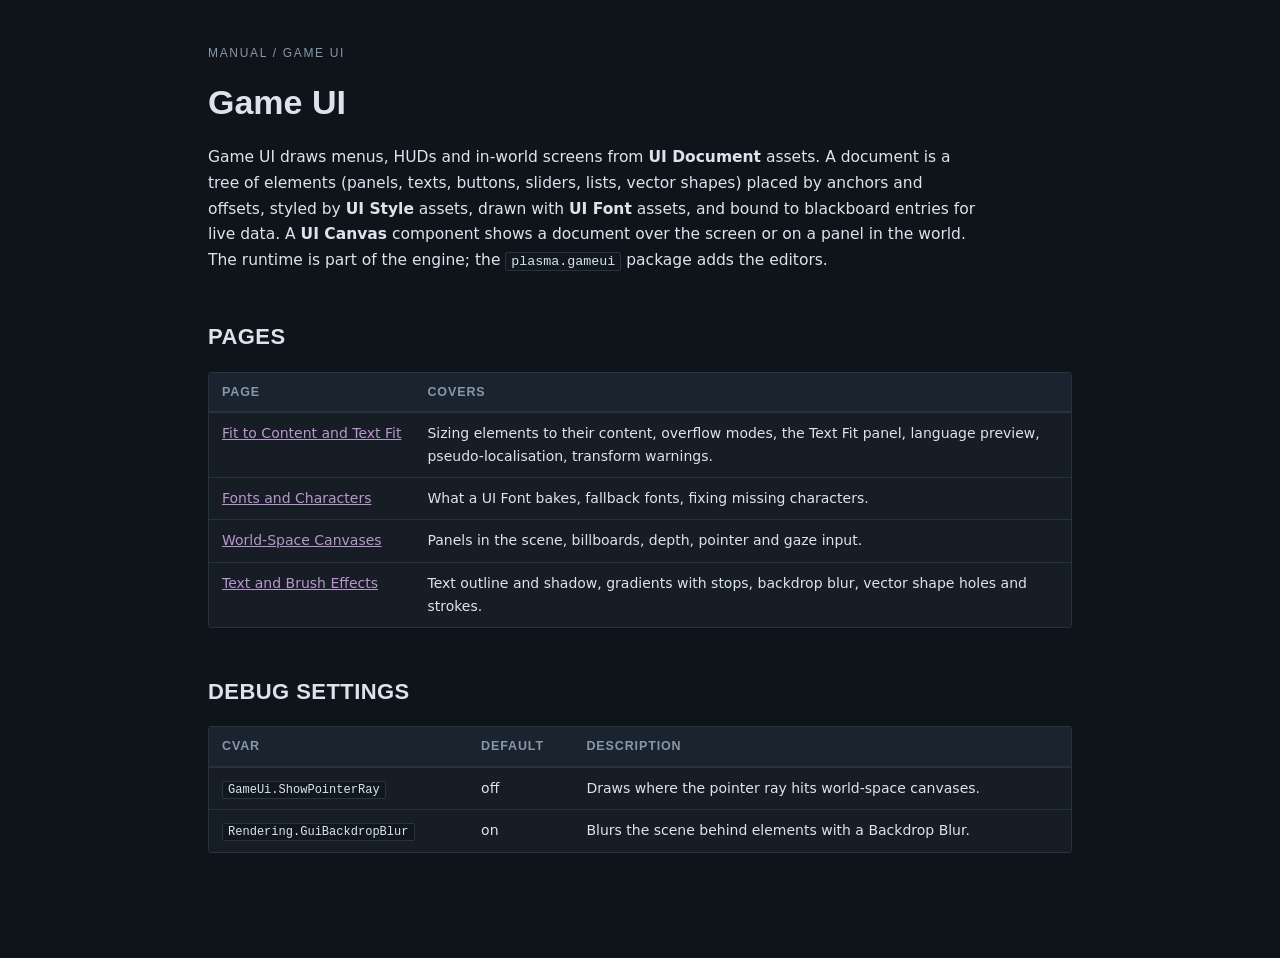
<file: Docs/index.html>
<!DOCTYPE html>
<html lang="en">
<head>
<meta charset="utf-8" />
<meta name="viewport" content="width=device-width, initial-scale=1" />
<title>Game UI — PlasmaEngine2 Manual</title>
<link rel="stylesheet" href="manual.css" />
</head>
<body>
<div class="wrap">
  <p class="crumbs">Manual / Game UI</p>
  <h1>Game UI</h1>

  <p>
    Game UI draws menus, HUDs and in-world screens from <b>UI Document</b> assets. A document is a tree of
    elements (panels, texts, buttons, sliders, lists, vector shapes) placed by anchors and offsets, styled by
    <b>UI Style</b> assets, drawn with <b>UI Font</b> assets, and bound to blackboard entries for live data. A
    <b>UI Canvas</b> component shows a document over the screen or on a panel in the world. The runtime is part of
    the engine; the <code>plasma.gameui</code> package adds the editors.
  </p>

  <h2>Pages</h2>
  <div class="tblwrap"><table>
    <tr><th>Page</th><th>Covers</th></tr>
    <tr><td><a href="FitAndTextFit.html">Fit to Content and Text Fit</a></td><td>Sizing elements to their content,
      overflow modes, the Text Fit panel, language preview, pseudo-localisation, transform warnings.</td></tr>
    <tr><td><a href="FontsAndCharacters.html">Fonts and Characters</a></td><td>What a UI Font bakes, fallback fonts,
      fixing missing characters.</td></tr>
    <tr><td><a href="WorldSpaceCanvas.html">World-Space Canvases</a></td><td>Panels in the scene, billboards,
      depth, pointer and gaze input.</td></tr>
    <tr><td><a href="TextAndBrushEffects.html">Text and Brush Effects</a></td><td>Text outline and shadow,
      gradients with stops, backdrop blur, vector shape holes and strokes.</td></tr>
  </table></div>

  <h2>Debug settings</h2>
  <div class="tblwrap"><table>
    <tr><th>CVar</th><th>Default</th><th>Description</th></tr>
    <tr><td><code>GameUi.ShowPointerRay</code></td><td>off</td><td>Draws where the pointer ray hits world-space
      canvases.</td></tr>
    <tr><td><code>Rendering.GuiBackdropBlur</code></td><td>on</td><td>Blurs the scene behind elements with a
      Backdrop Blur.</td></tr>
  </table></div>
</div>
</body>
</html>
</file>
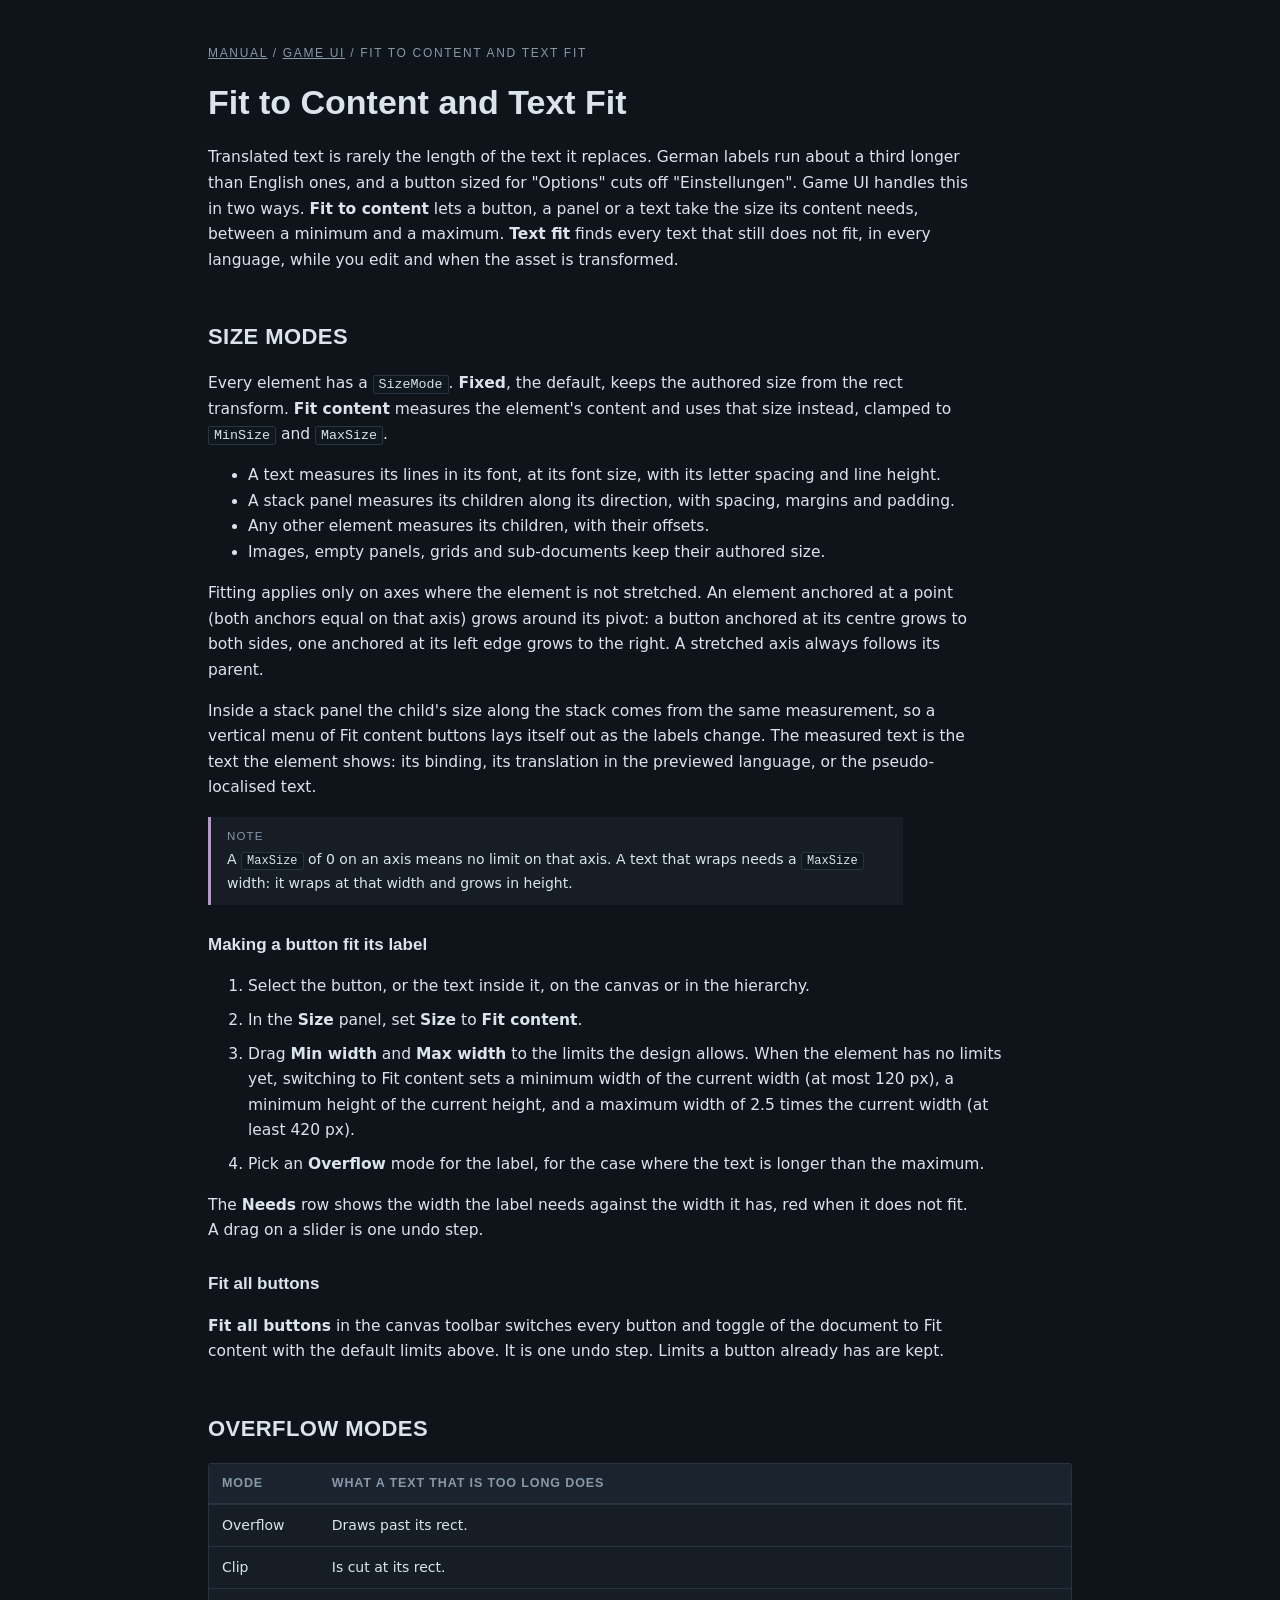
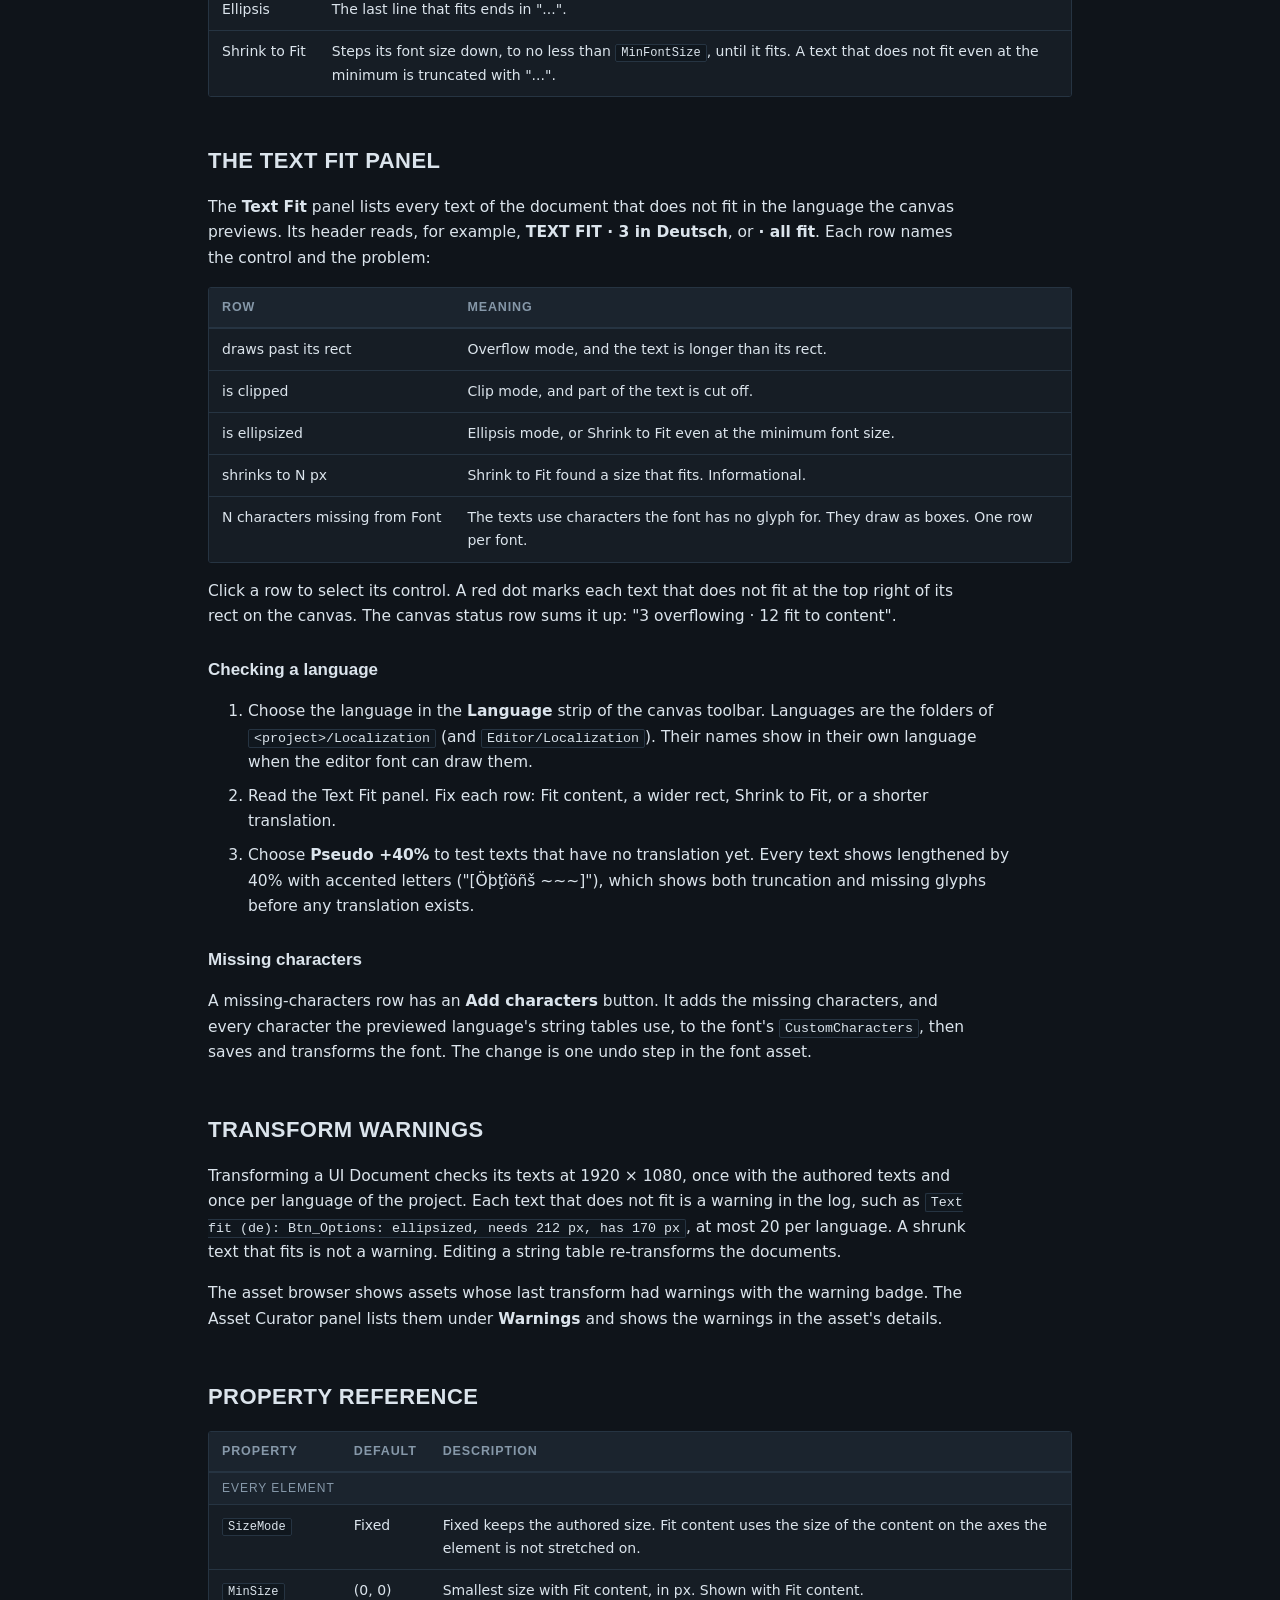
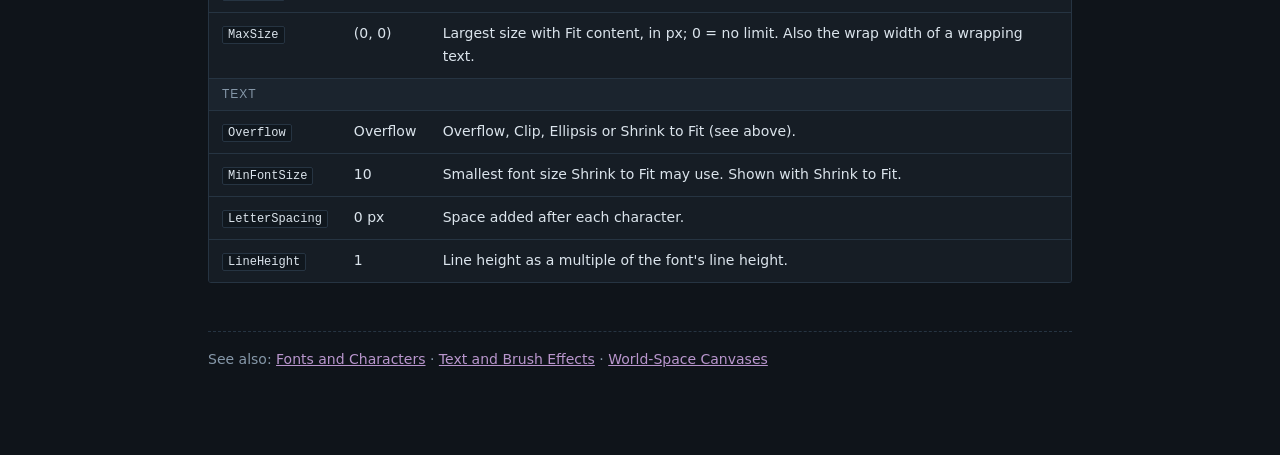
<file: Docs/FitAndTextFit.html>
<!DOCTYPE html>
<html lang="en">
<head>
<meta charset="utf-8" />
<meta name="viewport" content="width=device-width, initial-scale=1" />
<title>Fit to Content and Text Fit — PlasmaEngine2 Manual</title>
<link rel="stylesheet" href="manual.css" />
</head>
<body>
<div class="wrap">
  <p class="crumbs"><a href="index.html">Manual</a> / <a href="index.html">Game UI</a> / Fit to Content and Text Fit</p>
  <h1>Fit to Content and Text Fit</h1>

  <p>
    Translated text is rarely the length of the text it replaces. German labels run about a third longer than
    English ones, and a button sized for "Options" cuts off "Einstellungen". Game UI handles this in two ways.
    <b>Fit to content</b> lets a button, a panel or a text take the size its content needs, between a minimum and
    a maximum. <b>Text fit</b> finds every text that still does not fit, in every language, while you edit and
    when the asset is transformed.
  </p>

  <h2>Size modes</h2>
  <p>
    Every element has a <code>SizeMode</code>. <b>Fixed</b>, the default, keeps the authored size from the rect
    transform. <b>Fit content</b> measures the element's content and uses that size instead, clamped to
    <code>MinSize</code> and <code>MaxSize</code>.
  </p>
  <ul>
    <li>A text measures its lines in its font, at its font size, with its letter spacing and line height.</li>
    <li>A stack panel measures its children along its direction, with spacing, margins and padding.</li>
    <li>Any other element measures its children, with their offsets.</li>
    <li>Images, empty panels, grids and sub-documents keep their authored size.</li>
  </ul>
  <p>
    Fitting applies only on axes where the element is not stretched. An element anchored at a point (both anchors
    equal on that axis) grows around its pivot: a button anchored at its centre grows to both sides, one anchored
    at its left edge grows to the right. A stretched axis always follows its parent.
  </p>
  <p>
    Inside a stack panel the child's size along the stack comes from the same measurement, so a vertical menu of
    Fit content buttons lays itself out as the labels change. The measured text is the text the element shows:
    its binding, its translation in the previewed language, or the pseudo-localised text.
  </p>
  <div class="note"><div class="nh">Note</div>
    A <code>MaxSize</code> of 0 on an axis means no limit on that axis. A text that wraps needs a
    <code>MaxSize</code> width: it wraps at that width and grows in height.
  </div>

  <h3>Making a button fit its label</h3>
  <ol class="steps">
    <li>Select the button, or the text inside it, on the canvas or in the hierarchy.</li>
    <li>In the <b>Size</b> panel, set <b>Size</b> to <b>Fit content</b>.</li>
    <li>Drag <b>Min width</b> and <b>Max width</b> to the limits the design allows. When the element has no limits
      yet, switching to Fit content sets a minimum width of the current width (at most 120 px), a minimum height
      of the current height, and a maximum width of 2.5 times the current width (at least 420 px).</li>
    <li>Pick an <b>Overflow</b> mode for the label, for the case where the text is longer than the maximum.</li>
  </ol>
  <p>
    The <b>Needs</b> row shows the width the label needs against the width it has, red when it does not fit. A drag
    on a slider is one undo step.
  </p>

  <h3>Fit all buttons</h3>
  <p>
    <b>Fit all buttons</b> in the canvas toolbar switches every button and toggle of the document to Fit content
    with the default limits above. It is one undo step. Limits a button already has are kept.
  </p>

  <h2>Overflow modes</h2>
  <div class="tblwrap"><table>
    <tr><th>Mode</th><th>What a text that is too long does</th></tr>
    <tr><td>Overflow</td><td>Draws past its rect.</td></tr>
    <tr><td>Clip</td><td>Is cut at its rect.</td></tr>
    <tr><td>Ellipsis</td><td>The last line that fits ends in "...".</td></tr>
    <tr><td>Shrink to Fit</td><td>Steps its font size down, to no less than <code>MinFontSize</code>, until it
      fits. A text that does not fit even at the minimum is truncated with "...".</td></tr>
  </table></div>

  <h2>The Text Fit panel</h2>
  <p>
    The <b>Text Fit</b> panel lists every text of the document that does not fit in the language the canvas
    previews. Its header reads, for example, <b>TEXT FIT &middot; 3 in Deutsch</b>, or <b>&middot; all fit</b>.
    Each row names the control and the problem:
  </p>
  <div class="tblwrap"><table>
    <tr><th>Row</th><th>Meaning</th></tr>
    <tr><td>draws past its rect</td><td>Overflow mode, and the text is longer than its rect.</td></tr>
    <tr><td>is clipped</td><td>Clip mode, and part of the text is cut off.</td></tr>
    <tr><td>is ellipsized</td><td>Ellipsis mode, or Shrink to Fit even at the minimum font size.</td></tr>
    <tr><td>shrinks to N px</td><td>Shrink to Fit found a size that fits. Informational.</td></tr>
    <tr><td>N characters missing from Font</td><td>The texts use characters the font has no glyph for. They draw
      as boxes. One row per font.</td></tr>
  </table></div>
  <p>
    Click a row to select its control. A red dot marks each text that does not fit at the top right of its rect on
    the canvas. The canvas status row sums it up: "3 overflowing &middot; 12 fit to content".
  </p>

  <h3>Checking a language</h3>
  <ol class="steps">
    <li>Choose the language in the <b>Language</b> strip of the canvas toolbar. Languages are the folders of
      <code>&lt;project&gt;/Localization</code> (and <code>Editor/Localization</code>). Their names show in their
      own language when the editor font can draw them.</li>
    <li>Read the Text Fit panel. Fix each row: Fit content, a wider rect, Shrink to Fit, or a shorter
      translation.</li>
    <li>Choose <b>Pseudo +40%</b> to test texts that have no translation yet. Every text shows lengthened by 40%
      with accented letters ("[&Ouml;&thorn;&#355;&icirc;&ouml;&ntilde;&scaron; ~~~]"), which shows both
      truncation and missing glyphs before any translation exists.</li>
  </ol>

  <h3>Missing characters</h3>
  <p>
    A missing-characters row has an <b>Add characters</b> button. It adds the missing characters, and every
    character the previewed language's string tables use, to the font's <code>CustomCharacters</code>, then saves
    and transforms the font. The change is one undo step in the font asset.
  </p>

  <h2>Transform warnings</h2>
  <p>
    Transforming a UI Document checks its texts at 1920 &times; 1080, once with the authored texts and once per
    language of the project. Each text that does not fit is a warning in the log, such as
    <code>Text fit (de): Btn_Options: ellipsized, needs 212 px, has 170 px</code>, at most 20 per language. A
    shrunk text that fits is not a warning. Editing a string table re-transforms the documents.
  </p>
  <p>
    The asset browser shows assets whose last transform had warnings with the warning badge. The Asset Curator
    panel lists them under <b>Warnings</b> and shows the warnings in the asset's details.
  </p>

  <h2>Property reference</h2>
  <div class="tblwrap"><table>
    <tr><th>Property</th><th>Default</th><th>Description</th></tr>
    <tr class="grp"><td colspan="3">Every element</td></tr>
    <tr><td><code>SizeMode</code></td><td>Fixed</td><td>Fixed keeps the authored size. Fit content uses the size of
      the content on the axes the element is not stretched on.</td></tr>
    <tr><td><code>MinSize</code></td><td>(0, 0)</td><td>Smallest size with Fit content, in px. Shown with Fit
      content.</td></tr>
    <tr><td><code>MaxSize</code></td><td>(0, 0)</td><td>Largest size with Fit content, in px; 0 = no limit. Also the
      wrap width of a wrapping text.</td></tr>
    <tr class="grp"><td colspan="3">Text</td></tr>
    <tr><td><code>Overflow</code></td><td>Overflow</td><td>Overflow, Clip, Ellipsis or Shrink to Fit (see above).</td></tr>
    <tr><td><code>MinFontSize</code></td><td>10</td><td>Smallest font size Shrink to Fit may use. Shown with Shrink
      to Fit.</td></tr>
    <tr><td><code>LetterSpacing</code></td><td>0 px</td><td>Space added after each character.</td></tr>
    <tr><td><code>LineHeight</code></td><td>1</td><td>Line height as a multiple of the font's line height.</td></tr>
  </table></div>

  <div class="seealso">
    See also: <a href="FontsAndCharacters.html">Fonts and Characters</a> &middot;
    <a href="TextAndBrushEffects.html">Text and Brush Effects</a> &middot;
    <a href="WorldSpaceCanvas.html">World-Space Canvases</a>
  </div>
</div>
</body>
</html>
</file>
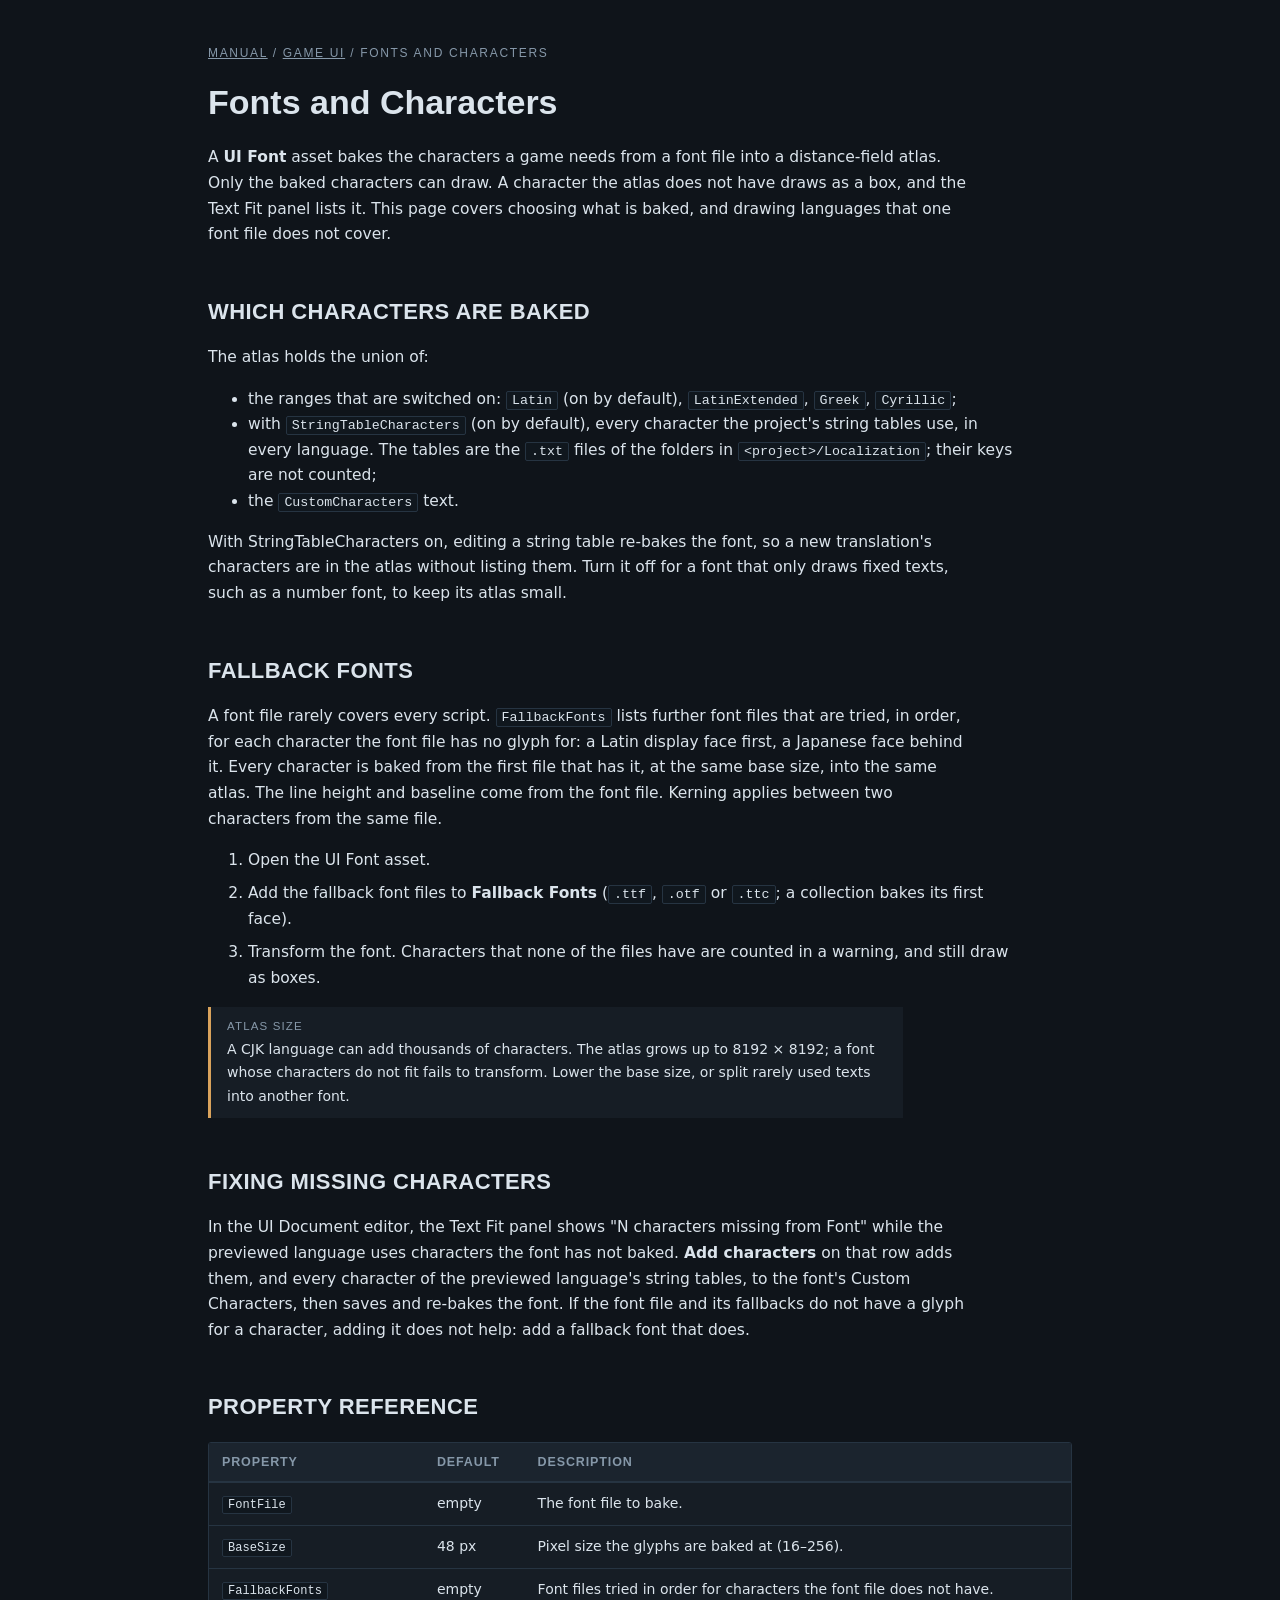
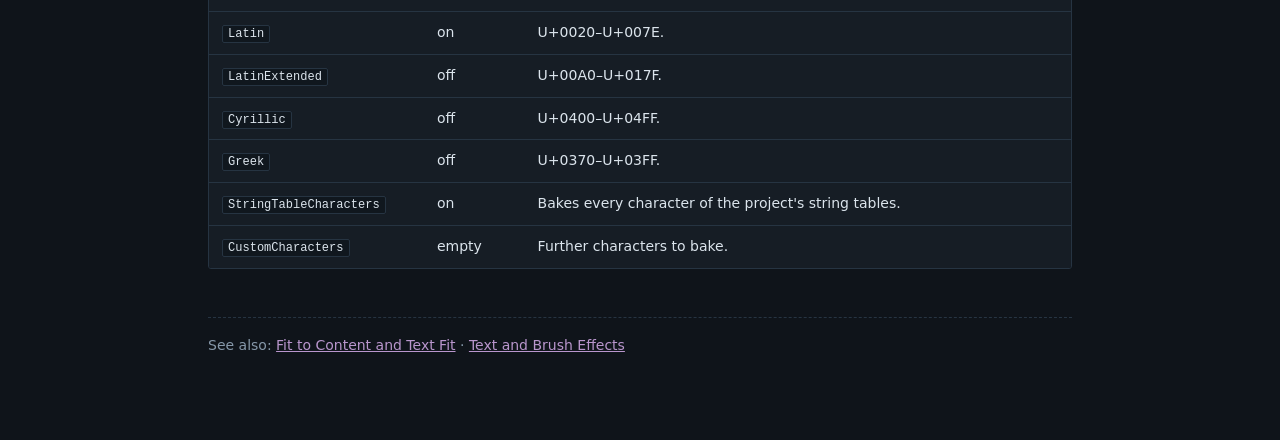
<file: Docs/FontsAndCharacters.html>
<!DOCTYPE html>
<html lang="en">
<head>
<meta charset="utf-8" />
<meta name="viewport" content="width=device-width, initial-scale=1" />
<title>Fonts and Characters — PlasmaEngine2 Manual</title>
<link rel="stylesheet" href="manual.css" />
</head>
<body>
<div class="wrap">
  <p class="crumbs"><a href="index.html">Manual</a> / <a href="index.html">Game UI</a> / Fonts and Characters</p>
  <h1>Fonts and Characters</h1>

  <p>
    A <b>UI Font</b> asset bakes the characters a game needs from a font file into a distance-field atlas. Only the
    baked characters can draw. A character the atlas does not have draws as a box, and the Text Fit panel lists it.
    This page covers choosing what is baked, and drawing languages that one font file does not cover.
  </p>

  <h2>Which characters are baked</h2>
  <p>The atlas holds the union of:</p>
  <ul>
    <li>the ranges that are switched on: <code>Latin</code> (on by default), <code>LatinExtended</code>,
      <code>Greek</code>, <code>Cyrillic</code>;</li>
    <li>with <code>StringTableCharacters</code> (on by default), every character the project's string tables use,
      in every language. The tables are the <code>.txt</code> files of the folders in
      <code>&lt;project&gt;/Localization</code>; their keys are not counted;</li>
    <li>the <code>CustomCharacters</code> text.</li>
  </ul>
  <p>
    With StringTableCharacters on, editing a string table re-bakes the font, so a new translation's characters are
    in the atlas without listing them. Turn it off for a font that only draws fixed texts, such as a number font,
    to keep its atlas small.
  </p>

  <h2>Fallback fonts</h2>
  <p>
    A font file rarely covers every script. <code>FallbackFonts</code> lists further font files that are tried, in
    order, for each character the font file has no glyph for: a Latin display face first, a Japanese face behind
    it. Every character is baked from the first file that has it, at the same base size, into the same atlas. The
    line height and baseline come from the font file. Kerning applies between two characters from the same file.
  </p>
  <ol class="steps">
    <li>Open the UI Font asset.</li>
    <li>Add the fallback font files to <b>Fallback Fonts</b> (<code>.ttf</code>, <code>.otf</code> or
      <code>.ttc</code>; a collection bakes its first face).</li>
    <li>Transform the font. Characters that none of the files have are counted in a warning, and still draw as
      boxes.</li>
  </ol>
  <div class="note warn"><div class="nh">Atlas size</div>
    A CJK language can add thousands of characters. The atlas grows up to 8192 &times; 8192; a font whose
    characters do not fit fails to transform. Lower the base size, or split rarely used texts into another font.
  </div>

  <h2>Fixing missing characters</h2>
  <p>
    In the UI Document editor, the Text Fit panel shows "N characters missing from Font" while the previewed
    language uses characters the font has not baked. <b>Add characters</b> on that row adds them, and every
    character of the previewed language's string tables, to the font's Custom Characters, then saves and
    re-bakes the font. If the font file and its fallbacks do not have a glyph for a character, adding it does not
    help: add a fallback font that does.
  </p>

  <h2>Property reference</h2>
  <div class="tblwrap"><table>
    <tr><th>Property</th><th>Default</th><th>Description</th></tr>
    <tr><td><code>FontFile</code></td><td>empty</td><td>The font file to bake.</td></tr>
    <tr><td><code>BaseSize</code></td><td>48 px</td><td>Pixel size the glyphs are baked at (16&ndash;256).</td></tr>
    <tr><td><code>FallbackFonts</code></td><td>empty</td><td>Font files tried in order for characters the font file
      does not have.</td></tr>
    <tr><td><code>Latin</code></td><td>on</td><td>U+0020&ndash;U+007E.</td></tr>
    <tr><td><code>LatinExtended</code></td><td>off</td><td>U+00A0&ndash;U+017F.</td></tr>
    <tr><td><code>Cyrillic</code></td><td>off</td><td>U+0400&ndash;U+04FF.</td></tr>
    <tr><td><code>Greek</code></td><td>off</td><td>U+0370&ndash;U+03FF.</td></tr>
    <tr><td><code>StringTableCharacters</code></td><td>on</td><td>Bakes every character of the project's string
      tables.</td></tr>
    <tr><td><code>CustomCharacters</code></td><td>empty</td><td>Further characters to bake.</td></tr>
  </table></div>

  <div class="seealso">
    See also: <a href="FitAndTextFit.html">Fit to Content and Text Fit</a> &middot;
    <a href="TextAndBrushEffects.html">Text and Brush Effects</a>
  </div>
</div>
</body>
</html>
</file>
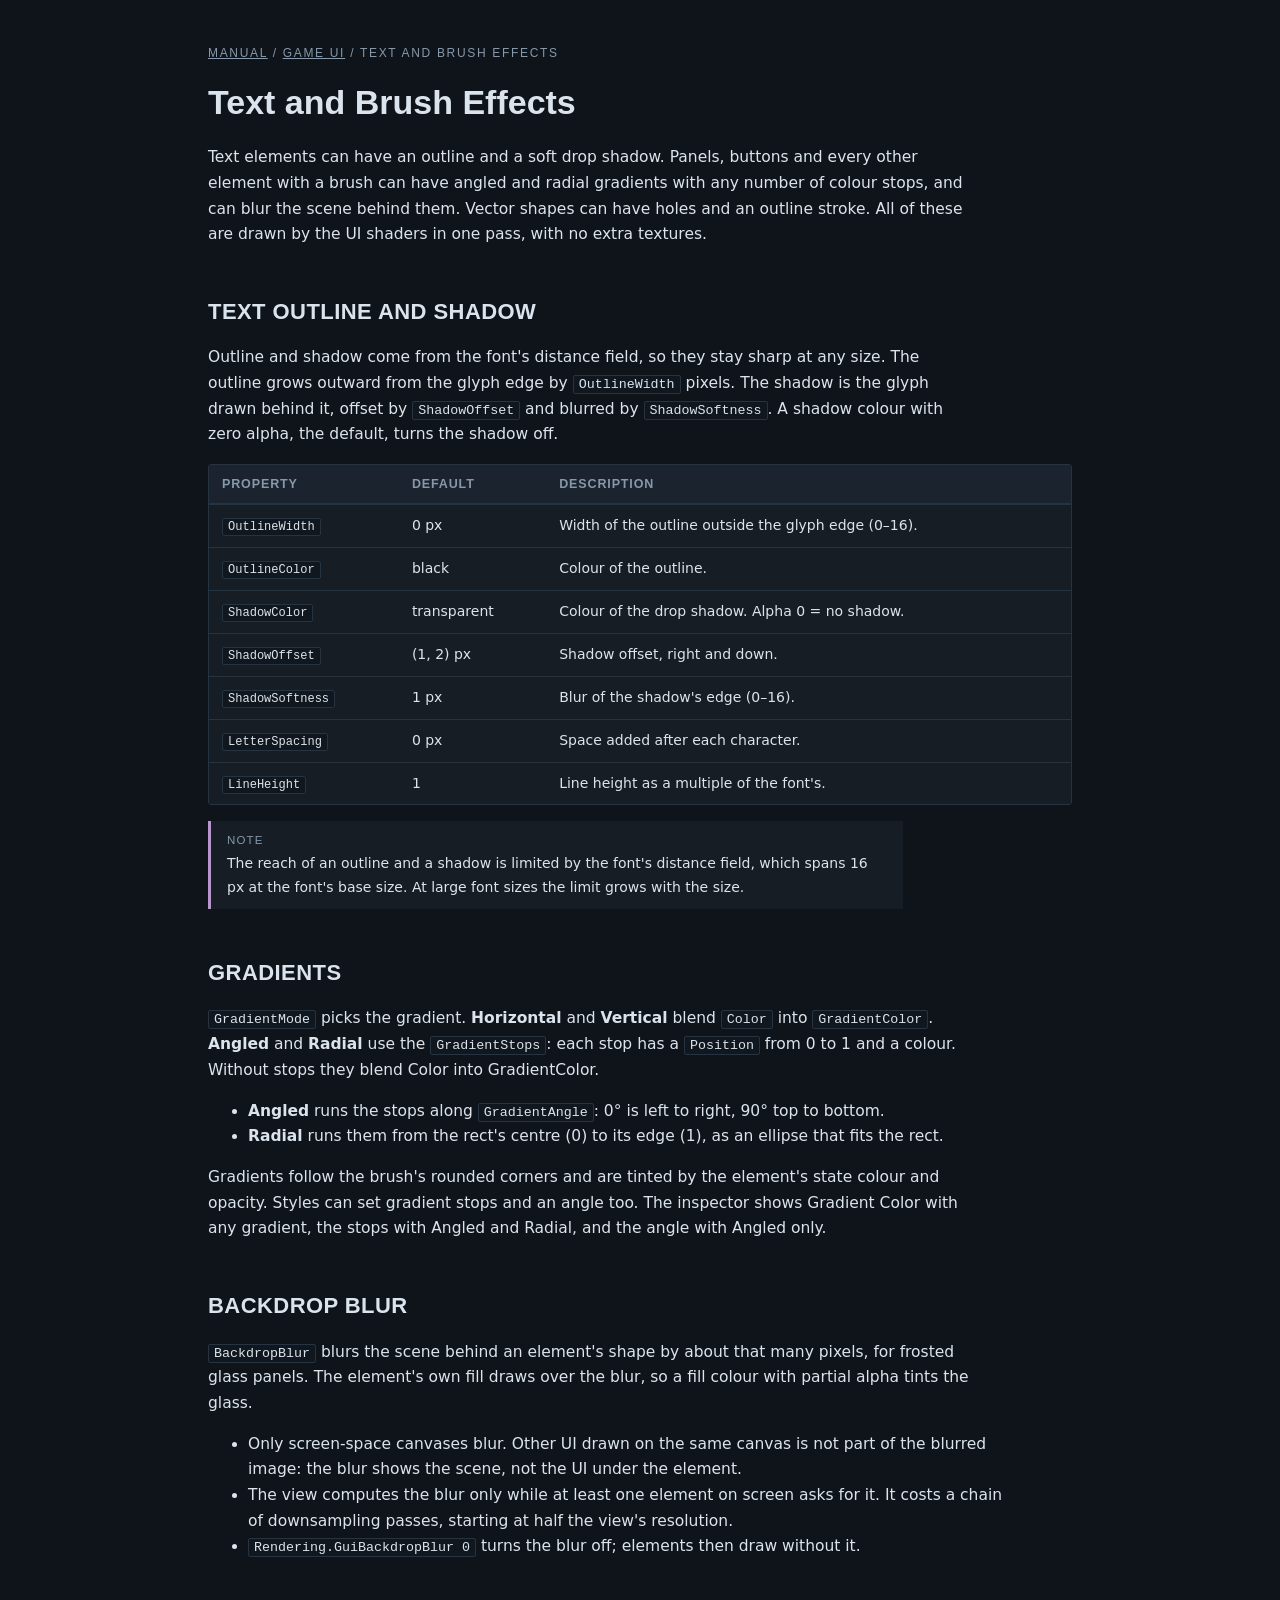
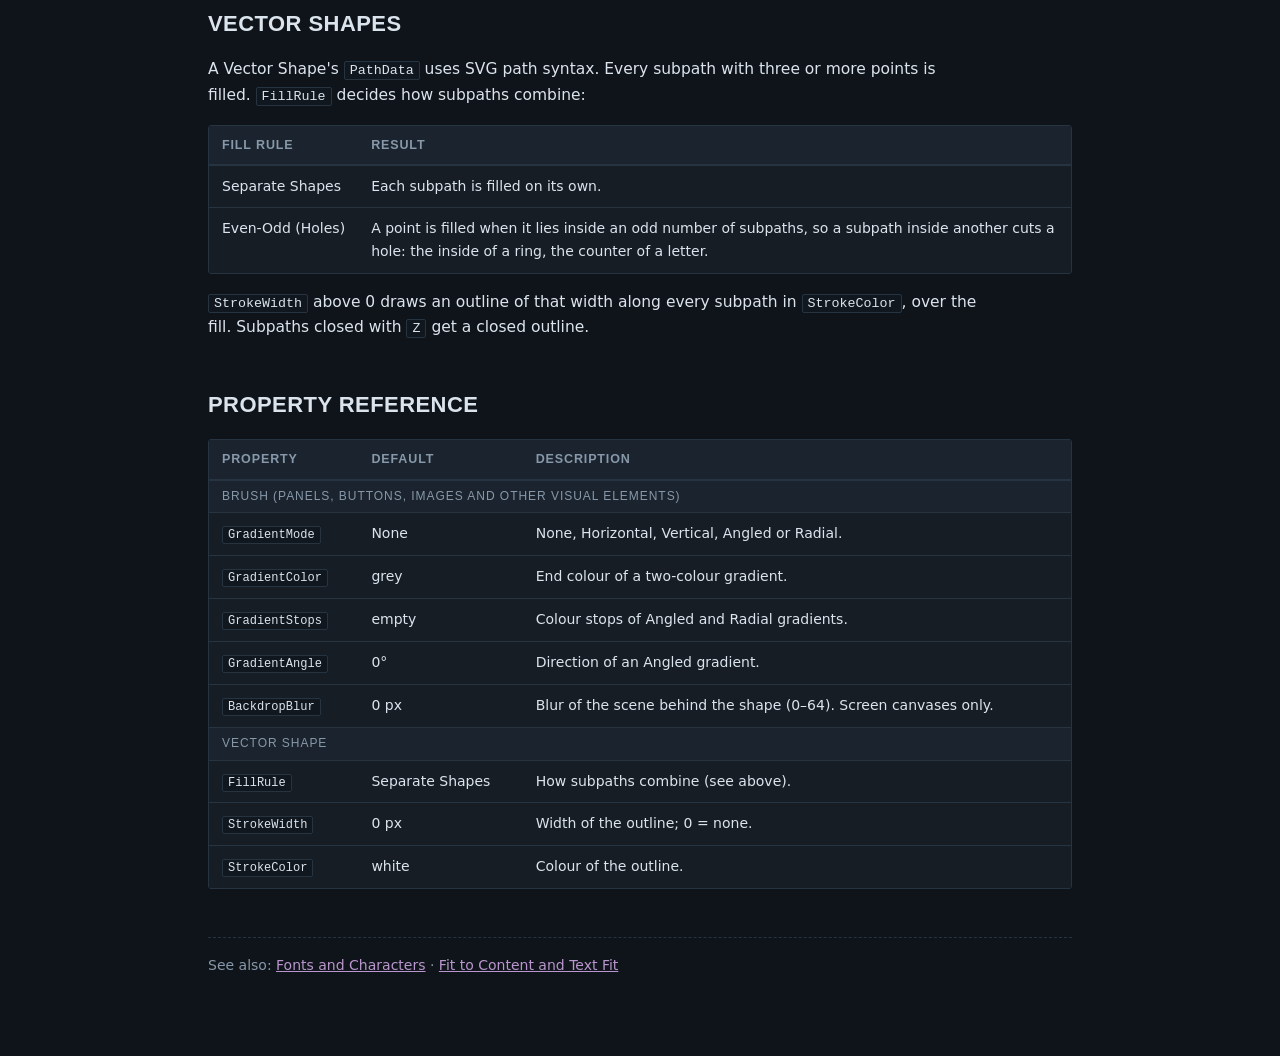
<file: Docs/TextAndBrushEffects.html>
<!DOCTYPE html>
<html lang="en">
<head>
<meta charset="utf-8" />
<meta name="viewport" content="width=device-width, initial-scale=1" />
<title>Text and Brush Effects — PlasmaEngine2 Manual</title>
<link rel="stylesheet" href="manual.css" />
</head>
<body>
<div class="wrap">
  <p class="crumbs"><a href="index.html">Manual</a> / <a href="index.html">Game UI</a> / Text and Brush Effects</p>
  <h1>Text and Brush Effects</h1>

  <p>
    Text elements can have an outline and a soft drop shadow. Panels, buttons and every other element with a
    brush can have angled and radial gradients with any number of colour stops, and can blur the scene behind
    them. Vector shapes can have holes and an outline stroke. All of these are drawn by the UI shaders in one
    pass, with no extra textures.
  </p>

  <h2>Text outline and shadow</h2>
  <p>
    Outline and shadow come from the font's distance field, so they stay sharp at any size. The outline grows
    outward from the glyph edge by <code>OutlineWidth</code> pixels. The shadow is the glyph drawn behind it,
    offset by <code>ShadowOffset</code> and blurred by <code>ShadowSoftness</code>. A shadow colour with zero alpha,
    the default, turns the shadow off.
  </p>
  <div class="tblwrap"><table>
    <tr><th>Property</th><th>Default</th><th>Description</th></tr>
    <tr><td><code>OutlineWidth</code></td><td>0 px</td><td>Width of the outline outside the glyph edge (0&ndash;16).</td></tr>
    <tr><td><code>OutlineColor</code></td><td>black</td><td>Colour of the outline.</td></tr>
    <tr><td><code>ShadowColor</code></td><td>transparent</td><td>Colour of the drop shadow. Alpha 0 = no shadow.</td></tr>
    <tr><td><code>ShadowOffset</code></td><td>(1, 2) px</td><td>Shadow offset, right and down.</td></tr>
    <tr><td><code>ShadowSoftness</code></td><td>1 px</td><td>Blur of the shadow's edge (0&ndash;16).</td></tr>
    <tr><td><code>LetterSpacing</code></td><td>0 px</td><td>Space added after each character.</td></tr>
    <tr><td><code>LineHeight</code></td><td>1</td><td>Line height as a multiple of the font's.</td></tr>
  </table></div>
  <div class="note"><div class="nh">Note</div>
    The reach of an outline and a shadow is limited by the font's distance field, which spans 16 px at the font's
    base size. At large font sizes the limit grows with the size.
  </div>

  <h2>Gradients</h2>
  <p>
    <code>GradientMode</code> picks the gradient. <b>Horizontal</b> and <b>Vertical</b> blend <code>Color</code>
    into <code>GradientColor</code>. <b>Angled</b> and <b>Radial</b> use the <code>GradientStops</code>: each stop
    has a <code>Position</code> from 0 to 1 and a colour. Without stops they blend Color into GradientColor.
  </p>
  <ul>
    <li><b>Angled</b> runs the stops along <code>GradientAngle</code>: 0&deg; is left to right, 90&deg; top to
      bottom.</li>
    <li><b>Radial</b> runs them from the rect's centre (0) to its edge (1), as an ellipse that fits the rect.</li>
  </ul>
  <p>
    Gradients follow the brush's rounded corners and are tinted by the element's state colour and opacity. Styles
    can set gradient stops and an angle too. The inspector shows Gradient Color with any gradient, the stops with
    Angled and Radial, and the angle with Angled only.
  </p>

  <h2 id="backdrop">Backdrop Blur</h2>
  <p>
    <code>BackdropBlur</code> blurs the scene behind an element's shape by about that many pixels, for frosted
    glass panels. The element's own fill draws over the blur, so a fill colour with partial alpha tints the glass.
  </p>
  <ul>
    <li>Only screen-space canvases blur. Other UI drawn on the same canvas is not part of the blurred image: the blur
      shows the scene, not the UI under the element.</li>
    <li>The view computes the blur only while at least one element on screen asks for it. It costs a chain of
      downsampling passes, starting at half the view's resolution.</li>
    <li><code>Rendering.GuiBackdropBlur 0</code> turns the blur off; elements then draw without it.</li>
  </ul>

  <h2>Vector shapes</h2>
  <p>
    A Vector Shape's <code>PathData</code> uses SVG path syntax. Every subpath with three or more points is filled.
    <code>FillRule</code> decides how subpaths combine:
  </p>
  <div class="tblwrap"><table>
    <tr><th>Fill rule</th><th>Result</th></tr>
    <tr><td>Separate Shapes</td><td>Each subpath is filled on its own.</td></tr>
    <tr><td>Even-Odd (Holes)</td><td>A point is filled when it lies inside an odd number of subpaths, so a subpath
      inside another cuts a hole: the inside of a ring, the counter of a letter.</td></tr>
  </table></div>
  <p>
    <code>StrokeWidth</code> above 0 draws an outline of that width along every subpath in
    <code>StrokeColor</code>, over the fill. Subpaths closed with <code>Z</code> get a closed outline.
  </p>

  <h2>Property reference</h2>
  <div class="tblwrap"><table>
    <tr><th>Property</th><th>Default</th><th>Description</th></tr>
    <tr class="grp"><td colspan="3">Brush (panels, buttons, images and other visual elements)</td></tr>
    <tr><td><code>GradientMode</code></td><td>None</td><td>None, Horizontal, Vertical, Angled or Radial.</td></tr>
    <tr><td><code>GradientColor</code></td><td>grey</td><td>End colour of a two-colour gradient.</td></tr>
    <tr><td><code>GradientStops</code></td><td>empty</td><td>Colour stops of Angled and Radial gradients.</td></tr>
    <tr><td><code>GradientAngle</code></td><td>0&deg;</td><td>Direction of an Angled gradient.</td></tr>
    <tr><td><code>BackdropBlur</code></td><td>0 px</td><td>Blur of the scene behind the shape (0&ndash;64). Screen
      canvases only.</td></tr>
    <tr class="grp"><td colspan="3">Vector Shape</td></tr>
    <tr><td><code>FillRule</code></td><td>Separate Shapes</td><td>How subpaths combine (see above).</td></tr>
    <tr><td><code>StrokeWidth</code></td><td>0 px</td><td>Width of the outline; 0 = none.</td></tr>
    <tr><td><code>StrokeColor</code></td><td>white</td><td>Colour of the outline.</td></tr>
  </table></div>

  <div class="seealso">
    See also: <a href="FontsAndCharacters.html">Fonts and Characters</a> &middot;
    <a href="FitAndTextFit.html">Fit to Content and Text Fit</a>
  </div>
</div>
</body>
</html>
</file>
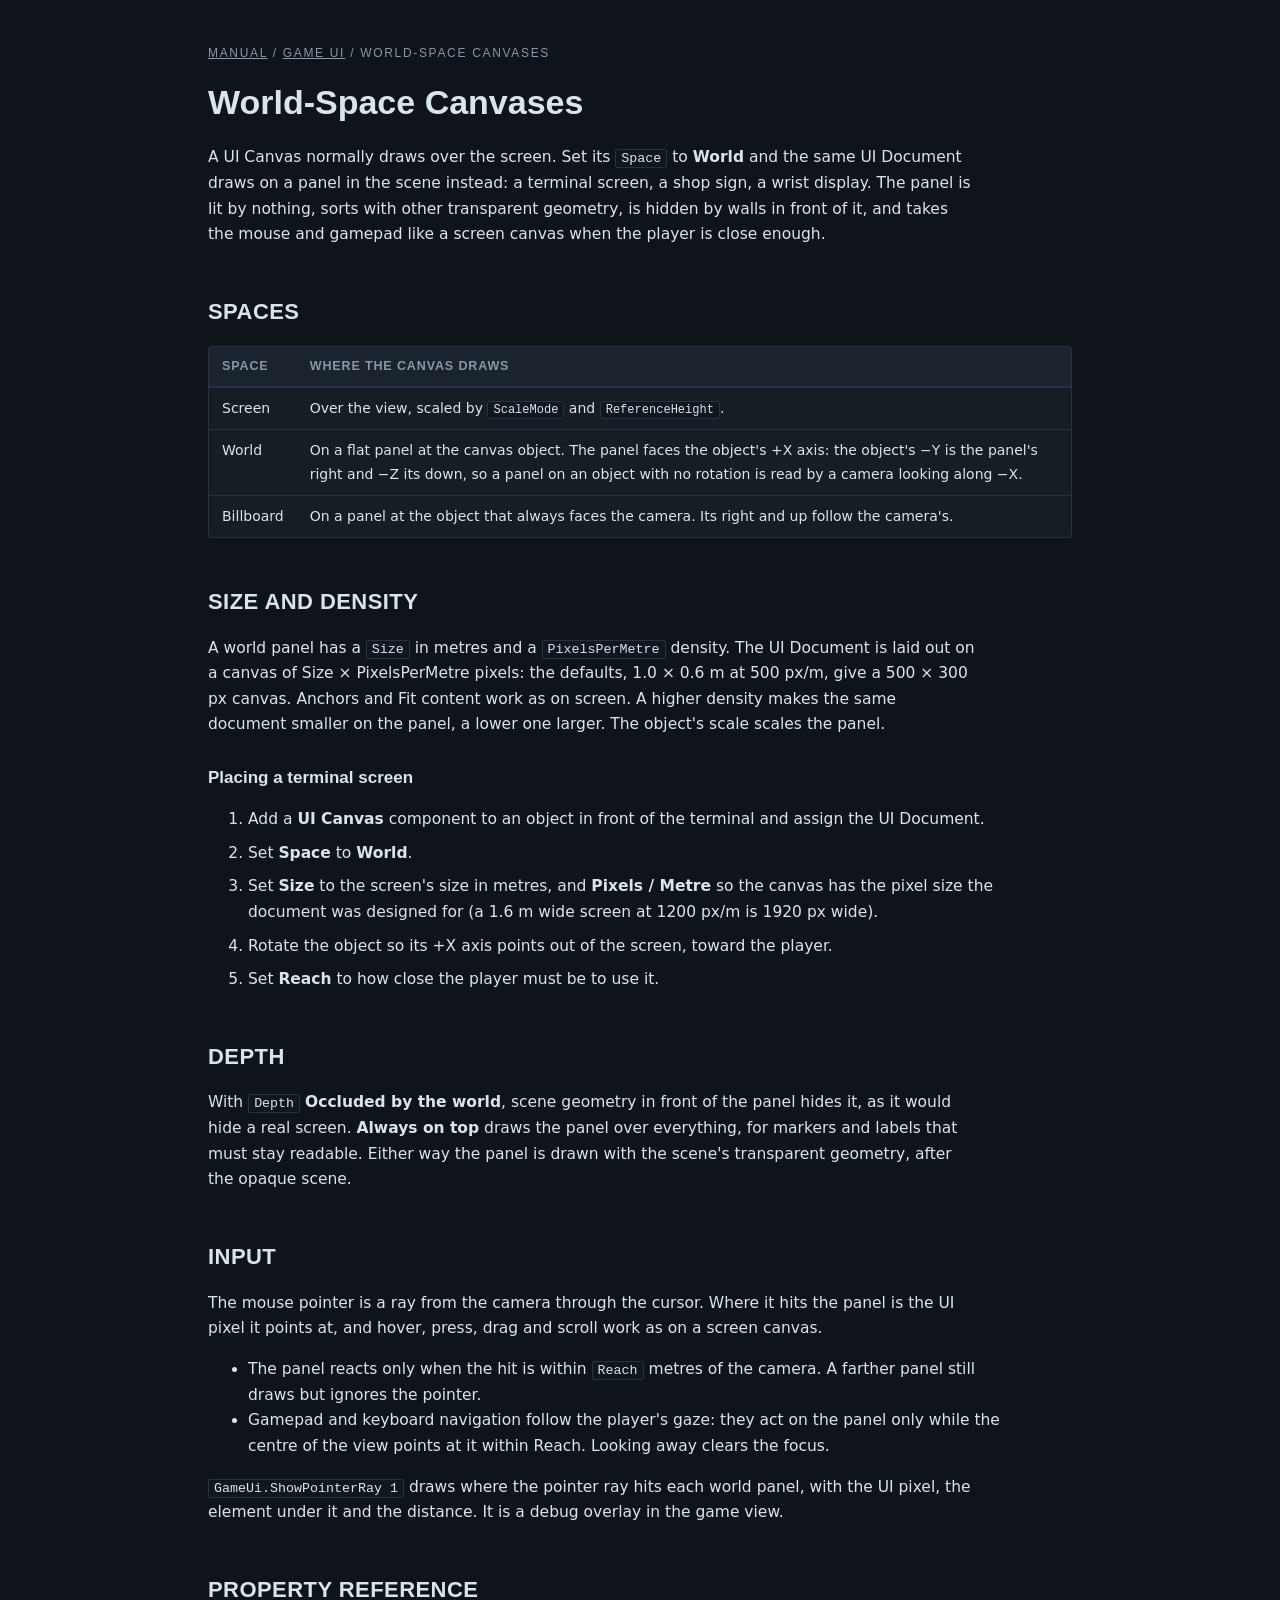
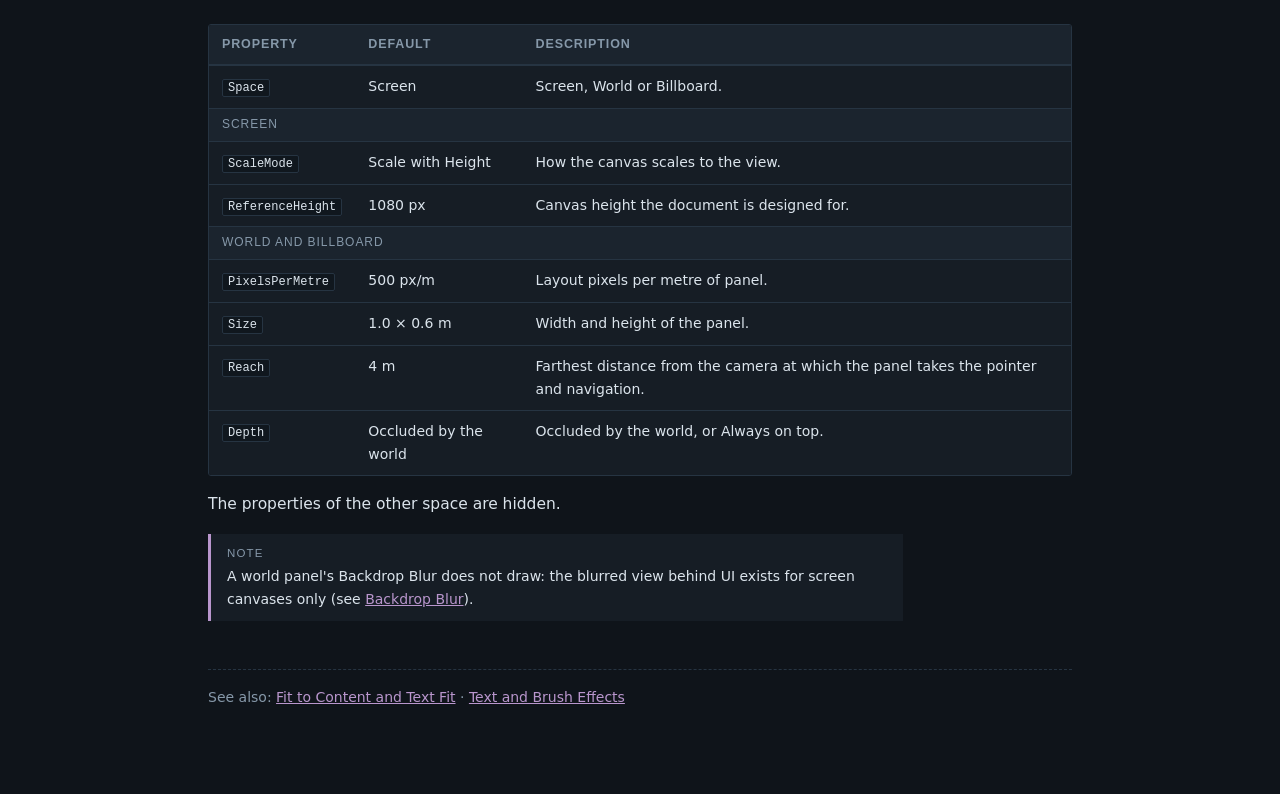
<file: Docs/WorldSpaceCanvas.html>
<!DOCTYPE html>
<html lang="en">
<head>
<meta charset="utf-8" />
<meta name="viewport" content="width=device-width, initial-scale=1" />
<title>World-Space Canvases — PlasmaEngine2 Manual</title>
<link rel="stylesheet" href="manual.css" />
</head>
<body>
<div class="wrap">
  <p class="crumbs"><a href="index.html">Manual</a> / <a href="index.html">Game UI</a> / World-Space Canvases</p>
  <h1>World-Space Canvases</h1>

  <p>
    A UI Canvas normally draws over the screen. Set its <code>Space</code> to <b>World</b> and the same UI
    Document draws on a panel in the scene instead: a terminal screen, a shop sign, a wrist display. The panel is
    lit by nothing, sorts with other transparent geometry, is hidden by walls in front of it, and takes the mouse
    and gamepad like a screen canvas when the player is close enough.
  </p>

  <h2>Spaces</h2>
  <div class="tblwrap"><table>
    <tr><th>Space</th><th>Where the canvas draws</th></tr>
    <tr><td>Screen</td><td>Over the view, scaled by <code>ScaleMode</code> and <code>ReferenceHeight</code>.</td></tr>
    <tr><td>World</td><td>On a flat panel at the canvas object. The panel faces the object's +X axis: the object's
      &minus;Y is the panel's right and &minus;Z its down, so a panel on an object with no rotation is read by a
      camera looking along &minus;X.</td></tr>
    <tr><td>Billboard</td><td>On a panel at the object that always faces the camera. Its right and up follow the
      camera's.</td></tr>
  </table></div>

  <h2>Size and density</h2>
  <p>
    A world panel has a <code>Size</code> in metres and a <code>PixelsPerMetre</code> density. The UI Document is
    laid out on a canvas of Size &times; PixelsPerMetre pixels: the defaults, 1.0 &times; 0.6 m at 500 px/m, give a
    500 &times; 300 px canvas. Anchors and Fit content work as on screen. A higher density makes the same document
    smaller on the panel, a lower one larger. The object's scale scales the panel.
  </p>

  <h3>Placing a terminal screen</h3>
  <ol class="steps">
    <li>Add a <b>UI Canvas</b> component to an object in front of the terminal and assign the UI Document.</li>
    <li>Set <b>Space</b> to <b>World</b>.</li>
    <li>Set <b>Size</b> to the screen's size in metres, and <b>Pixels / Metre</b> so the canvas has the pixel size
      the document was designed for (a 1.6 m wide screen at 1200 px/m is 1920 px wide).</li>
    <li>Rotate the object so its +X axis points out of the screen, toward the player.</li>
    <li>Set <b>Reach</b> to how close the player must be to use it.</li>
  </ol>

  <h2>Depth</h2>
  <p>
    With <code>Depth</code> <b>Occluded by the world</b>, scene geometry in front of the panel hides it, as it would
    hide a real screen. <b>Always on top</b> draws the panel over everything, for markers and labels that must stay
    readable. Either way the panel is drawn with the scene's transparent geometry, after the opaque scene.
  </p>

  <h2>Input</h2>
  <p>
    The mouse pointer is a ray from the camera through the cursor. Where it hits the panel is the UI pixel it
    points at, and hover, press, drag and scroll work as on a screen canvas.
  </p>
  <ul>
    <li>The panel reacts only when the hit is within <code>Reach</code> metres of the camera. A farther panel still
      draws but ignores the pointer.</li>
    <li>Gamepad and keyboard navigation follow the player's gaze: they act on the panel only while the centre of the
      view points at it within Reach. Looking away clears the focus.</li>
  </ul>
  <p>
    <code>GameUi.ShowPointerRay 1</code> draws where the pointer ray hits each world panel, with the UI pixel, the
    element under it and the distance. It is a debug overlay in the game view.
  </p>

  <h2>Property reference</h2>
  <div class="tblwrap"><table>
    <tr><th>Property</th><th>Default</th><th>Description</th></tr>
    <tr><td><code>Space</code></td><td>Screen</td><td>Screen, World or Billboard.</td></tr>
    <tr class="grp"><td colspan="3">Screen</td></tr>
    <tr><td><code>ScaleMode</code></td><td>Scale with Height</td><td>How the canvas scales to the view.</td></tr>
    <tr><td><code>ReferenceHeight</code></td><td>1080 px</td><td>Canvas height the document is designed for.</td></tr>
    <tr class="grp"><td colspan="3">World and Billboard</td></tr>
    <tr><td><code>PixelsPerMetre</code></td><td>500 px/m</td><td>Layout pixels per metre of panel.</td></tr>
    <tr><td><code>Size</code></td><td>1.0 &times; 0.6 m</td><td>Width and height of the panel.</td></tr>
    <tr><td><code>Reach</code></td><td>4 m</td><td>Farthest distance from the camera at which the panel takes the
      pointer and navigation.</td></tr>
    <tr><td><code>Depth</code></td><td>Occluded by the world</td><td>Occluded by the world, or Always on top.</td></tr>
  </table></div>
  <p>The properties of the other space are hidden.</p>

  <div class="note"><div class="nh">Note</div>
    A world panel's Backdrop Blur does not draw: the blurred view behind UI exists for screen canvases only (see
    <a href="TextAndBrushEffects.html#backdrop">Backdrop Blur</a>).
  </div>

  <div class="seealso">
    See also: <a href="FitAndTextFit.html">Fit to Content and Text Fit</a> &middot;
    <a href="TextAndBrushEffects.html">Text and Brush Effects</a>
  </div>
</div>
</body>
</html>
</file>
<file: Docs/manual.css>
:root {
  --bg: #0f141a; --panel: #161d25; --panel2: #1b242e; --ink: #dbe4ec; --muted: #8698a9;
  --line: #263442; --accent: #b996cd; --amber: #d9a35c; --ok: #79c98f; --code-bg: #10171e;
  color-scheme: dark;
}
* { box-sizing: border-box; }
body { margin: 0; background: var(--bg); color: var(--ink); font-family: "Segoe UI", system-ui, sans-serif; font-size: 15.5px; line-height: 1.65; }
a { color: var(--accent); }
.wrap { max-width: 920px; margin: 0 auto; padding: 44px 28px 90px; }
h1, h2, h3, .crumbs { font-family: "Bahnschrift", "Arial Narrow", sans-serif; }
.crumbs { text-transform: uppercase; letter-spacing: 0.14em; font-size: 12px; color: var(--muted); margin: 0 0 10px; }
.crumbs a { color: var(--muted); }
h1 { font-size: 34px; margin: 0 0 14px; }
h2 { font-size: 22px; letter-spacing: 0.02em; margin: 46px 0 10px; text-transform: uppercase; }
h3 { font-size: 17px; margin: 26px 0 6px; }
p, li { max-width: 78ch; }
code { font-family: "Cascadia Code", "Consolas", monospace; font-size: 0.86em; background: var(--code-bg); border: 1px solid var(--line); padding: 1px 5px; border-radius: 2px; }
table { border-collapse: collapse; width: 100%; background: var(--panel); }
.tblwrap { overflow-x: auto; border: 1px solid var(--line); border-radius: 3px; margin: 16px 0; }
th { text-align: left; font-family: "Bahnschrift", "Arial Narrow", sans-serif; font-size: 12.5px; text-transform: uppercase; letter-spacing: 0.07em; color: var(--muted); padding: 9px 13px; border-bottom: 2px solid var(--line); background: var(--panel2); }
td { padding: 9px 13px; border-bottom: 1px solid var(--line); vertical-align: top; font-size: 14px; }
td:first-child { white-space: nowrap; }
tr:last-child td { border-bottom: none; }
tr.grp td { background: var(--panel2); color: var(--muted); font-family: "Bahnschrift", "Arial Narrow", sans-serif; font-size: 12px; letter-spacing: 0.08em; text-transform: uppercase; padding: 6px 13px; }
.note { border-left: 3px solid var(--accent); background: var(--panel); padding: 10px 16px; margin: 16px 0; font-size: 14px; max-width: 78ch; }
.note.warn { border-left-color: var(--amber); }
.note .nh { font-family: "Bahnschrift", "Arial Narrow", sans-serif; font-size: 11.5px; letter-spacing: 0.1em; text-transform: uppercase; color: var(--muted); margin-bottom: 2px; }
ol.steps li { margin: 8px 0; }
.seealso { margin-top: 48px; border-top: 1px dashed var(--line); padding-top: 16px; font-size: 14px; color: var(--muted); }
</file>
